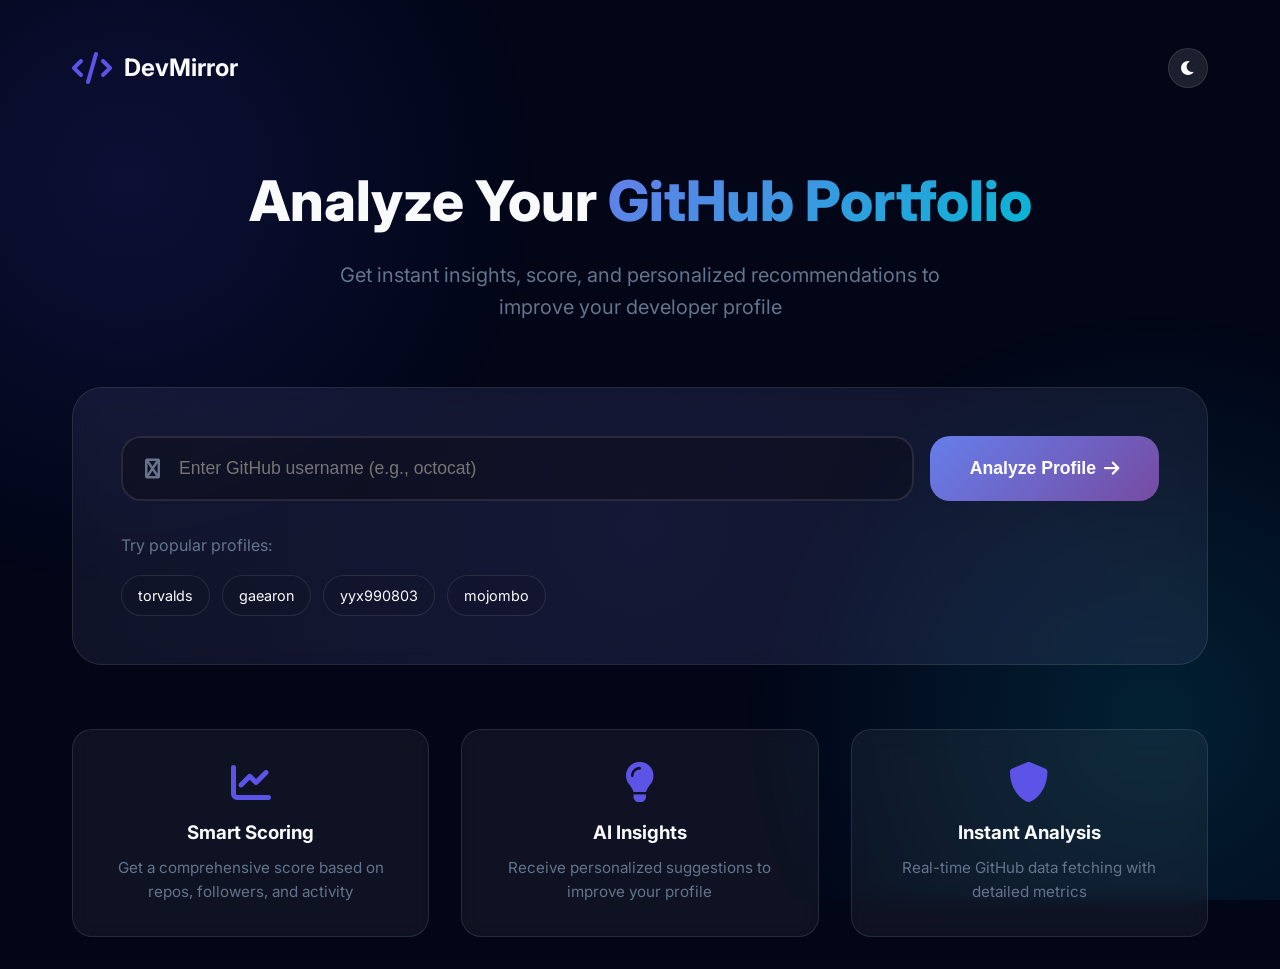
<file: index.html>
<!DOCTYPE html>
<html lang="en">
<head>
    <meta charset="UTF-8">
    <meta name="viewport" content="width=device-width, initial-scale=1.0">
    <title> GitHub Portfolio Analyzer</title>
    <link rel="stylesheet" href="style.css">
    <link href="https://fonts.googleapis.com/css2?family=Inter:wght@400;500;600;700&display=swap" rel="stylesheet">
    <link rel="stylesheet" href="https://cdnjs.cloudflare.com/ajax/libs/font-awesome/6.0.0/css/all.min.css">
</head>
<body class="home">
    <!-- Animated Background -->
    <div class="gradient-bg"></div>
    
    <div class="container">
        <!-- Header with Logo -->
        <div class="header">
            <div class="logo">
                <i class="fas fa-code"></i>
                <span>DevMirror <span class="highlight"></span></span>
            </div>
            <div class="theme-toggle">
                <i class="fas fa-moon"></i>
            </div>
        </div>

        <!-- Hero Section -->
        <div class="hero">
            <div class="hero-content">
                <h1 class="animate-text">
                    Analyze Your <span class="gradient-text">GitHub Portfolio</span>
                </h1>
                <p class="subtitle">Get instant insights, score, and personalized recommendations to improve your developer profile</p>
            </div>
        </div>

        <!-- Main Card -->
        <div class="analyzer-card">
            <div class="card-glow"></div>
            <div class="card-content">
                <div class="input-group">
                    <i class="fas fa-github input-icon"></i>
                    <input 
                        type="text" 
                        id="username" 
                        placeholder="Enter GitHub username (e.g., octocat)"
                        autocomplete="off"
                    >
                    <button onclick="goToResult()" id="analyze-btn">
                        <span>Analyze Profile</span>
                        <i class="fas fa-arrow-right"></i>
                    </button>
                </div>

                <!-- Quick Examples -->
                <div class="examples">
                    <p class="examples-label">Try popular profiles:</p>
                    <div class="example-tags">
                        <span onclick="fillUsername('torvalds')">torvalds</span>
                        <span onclick="fillUsername('gaearon')">gaearon</span>
                        <span onclick="fillUsername('yyx990803')">yyx990803</span>
                        <span onclick="fillUsername('mojombo')">mojombo</span>
                    </div>
                </div>
            </div>
        </div>

        <!-- Features Section -->
        <div class="features">
            <div class="feature">
                <i class="fas fa-chart-line"></i>
                <h3>Smart Scoring</h3>
                <p>Get a comprehensive score based on repos, followers, and activity</p>
            </div>
            <div class="feature">
                <i class="fas fa-lightbulb"></i>
                <h3>AI Insights</h3>
                <p>Receive personalized suggestions to improve your profile</p>
            </div>
            <div class="feature">
                <i class="fas fa-shield-alt"></i>
                <h3>Instant Analysis</h3>
                <p>Real-time GitHub data fetching with detailed metrics</p>
            </div>
        </div>
    </div>

    <script>
        function goToResult() {
            let username = document.getElementById("username").value.trim();
            
            if (username === "") {
                showToast("Please enter a GitHub username", "error");
                return;
            }

            // Show loading state
            const btn = document.getElementById("analyze-btn");
            btn.innerHTML = '<i class="fas fa-spinner fa-spin"></i> Analyzing...';
            btn.disabled = true;

            // Store username and redirect
            localStorage.setItem("githubUser", username);
            
            // Simulate slight delay for better UX
            setTimeout(() => {
                window.location.href = "result.html";
            }, 500);
        }

        function fillUsername(username) {
            document.getElementById("username").value = username;
        }

        function showToast(message, type) {
            // Simple alert for now - can be enhanced with custom toast
            alert(message);
        }

        // Theme toggle
        document.querySelector('.theme-toggle').addEventListener('click', function() {
            document.body.classList.toggle('light-theme');
            const icon = this.querySelector('i');
            if (document.body.classList.contains('light-theme')) {
                icon.className = 'fas fa-sun';
            } else {
                icon.className = 'fas fa-moon';
            }
        });
    </script>
</body>
</html>
</file>
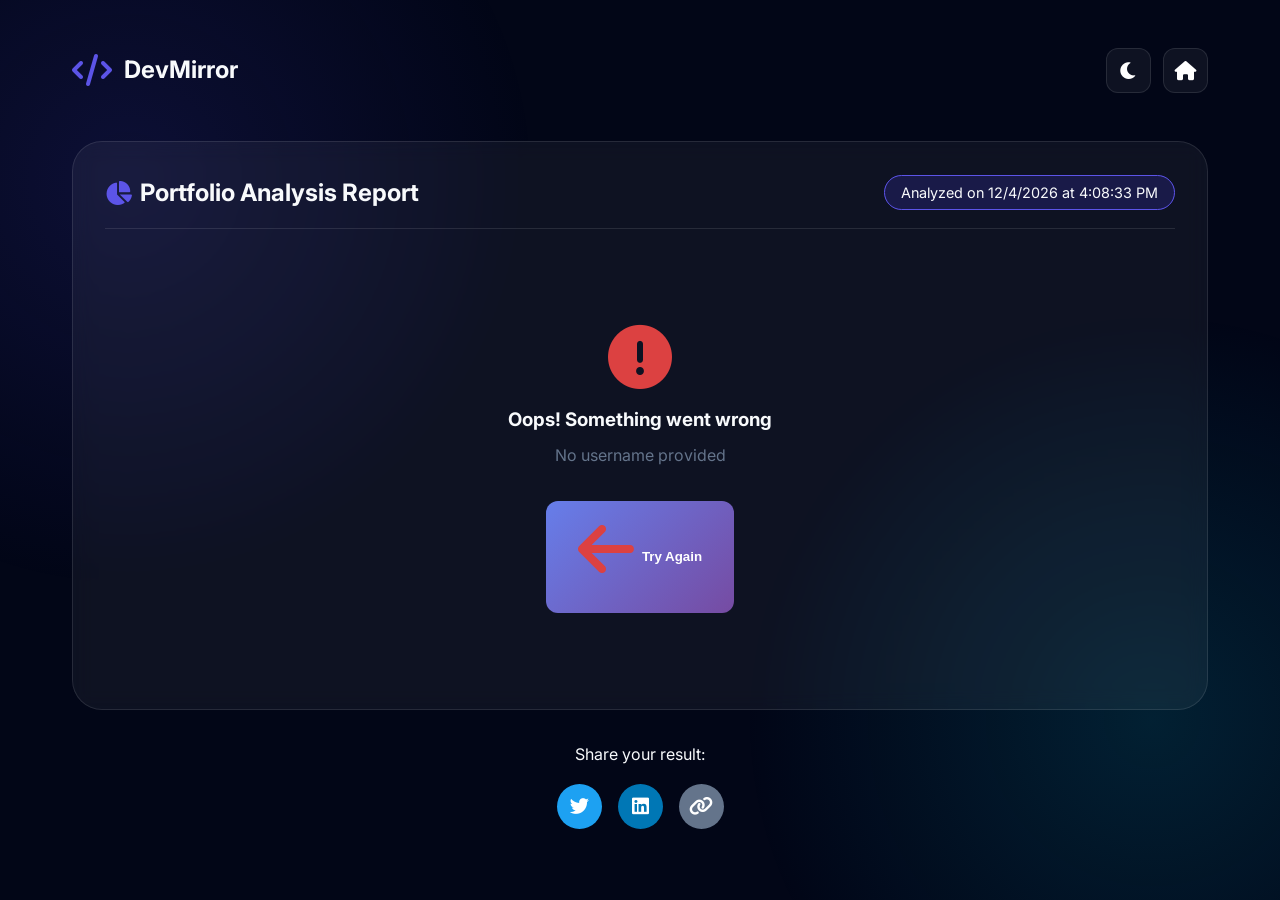
<file: result.html>
<!DOCTYPE html>
<html lang="en">
<head>
    <meta charset="UTF-8">
    <meta name="viewport" content="width=device-width, initial-scale=1.0">
    <title>Analysis Result - DevMirror </title>
    <link rel="stylesheet" href="style.css">
    <link href="https://fonts.googleapis.com/css2?family=Inter:wght@400;500;600;700&display=swap" rel="stylesheet">
    <link rel="stylesheet" href="https://cdnjs.cloudflare.com/ajax/libs/font-awesome/6.0.0/css/all.min.css">
</head>
<body class="result-page">
    <div class="gradient-bg"></div>

    <div class="container">
        <!-- Header -->
        <div class="header">
            <div class="logo" onclick="goBack()" style="cursor: pointer;">
                <i class="fas fa-code"></i>
                <span>DevMirror <span class="highlight"></span></span>
            </div>
            <div class="header-actions">
                <button class="icon-btn" onclick="toggleDark()" id="themeToggle">
                    <i class="fas fa-moon"></i>
                </button>
                <button class="icon-btn" onclick="goBack()">
                    <i class="fas fa-home"></i>
                </button>
            </div>
        </div>

        <!-- Main Result Card -->
        <div class="result-card">
            <div class="result-header">
                <h2><i class="fas fa-chart-pie"></i> Portfolio Analysis Report</h2>
                <div class="result-meta">
                    <span class="badge" id="analysisDate"></span>
                </div>
            </div>

            <!-- Loading State -->
            <div id="loadingState" class="loading-state">
                <div class="spinner"></div>
                <p>Fetching GitHub data...</p>
                <small>This may take a few seconds</small>
            </div>

            <!-- Result Content -->
            <div id="result" style="display: none;"></div>

            <!-- Error State -->
            <div id="errorState" class="error-state" style="display: none;">
                <i class="fas fa-exclamation-circle"></i>
                <h3>Oops! Something went wrong</h3>
                <p id="errorMessage"></p>
                <button onclick="goBack()" class="primary-btn">
                    <i class="fas fa-arrow-left"></i> Try Again
                </button>
            </div>
        </div>

        <!-- Share Section -->
        <div class="share-section">
            <p>Share your result:</p>
            <div class="share-buttons">
                <button class="share-btn twitter" onclick="shareOnTwitter()">
                    <i class="fab fa-twitter"></i>
                </button>
                <button class="share-btn linkedin" onclick="shareOnLinkedIn()">
                    <i class="fab fa-linkedin"></i>
                </button>
                <button class="share-btn copy" onclick="copyLink()">
                    <i class="fas fa-link"></i>
                </button>
            </div>
        </div>
    </div>

    <script src="result.js"></script>
</body>
</html>
</file>
<file: style.css>
* {
    margin: 0;
    padding: 0;
    box-sizing: border-box;
}

:root {
    --primary: #5c54e7;
    --primary-dark: #3f32cf;
    --primary-light: #7a87fa;
    --secondary: #0a9ab3;
    --accent: #8b5cf6;
    --success: #1cbd88;
    --warning: #f59e0b;
    --danger: #dc4141;
    --dark: #0f172a;
    --darker: #020617;
    --light: #f8fafc;
    --gray: #64748b;
    --gray-light: #eef1f4;
    --gradient-1: linear-gradient(135deg, #667eea 0%, #764ba2 100%);
    --gradient-2: linear-gradient(135deg, #6b73ff 0%, #000dff 100%);
    --gradient-3: linear-gradient(135deg, #667eea 0%, #06b6d4 100%);
}

body {
    font-family: 'Inter', sans-serif;
    background: var(--darker);
    color: var(--light);
    min-height: 100vh;
    line-height: 1.6;
    position: relative;
    overflow-x: hidden;
    transition: background-color 0.3s, color 0.3s;
}

/* Light Theme */
body.light-theme {
    background: #ecedef;
    color: var(--dark);
}

body.light-theme .container,
body.light-theme .analyzer-card,
body.light-theme .result-card,
body.light-theme .feature {
    background: white;
    color: var(--dark);
    box-shadow: 0 20px 40px rgba(0,0,0,0.08);
}

body.light-theme input {
    background: var(--gray-light);
    color: var(--dark);
}

body.light-theme .box {
    background: #f8fafc;
    border: 1px solid var(--gray-light);
}

body.light-theme .box p {
    color: var(--dark);
}

/* Animated Background */
.gradient-bg {
    position: fixed;
    top: 0;
    left: 0;
    width: 100%;
    height: 100%;
    background: radial-gradient(circle at 10% 20%, rgba(79, 70, 229, 0.15) 0%, transparent 30%),
                radial-gradient(circle at 90% 80%, rgba(6, 182, 212, 0.15) 0%, transparent 30%);
    z-index: -1;
    animation: gradientShift 15s ease infinite;
}

@keyframes gradientShift {
    0%, 100% { opacity: 0.5; }
    50% { opacity: 1; }
}

.container {
    max-width: 1200px;
    margin: 0 auto;
    padding: 2rem;
    position: relative;
    z-index: 1;
}

/* Header Styles */
.header {
    display: flex;
    justify-content: space-between;
    align-items: center;
    padding: 1rem 0;
    margin-bottom: 2rem;
}

.logo {
    display: flex;
    align-items: center;
    gap: 0.75rem;
    font-size: 1.5rem;
    font-weight: 700;
}

.logo i {
    color: var(--primary);
    font-size: 2rem;
}

.highlight {
    color: var(--primary);
    background: linear-gradient(135deg, var(--primary), var(--secondary));
    -webkit-background-clip: text;
    -webkit-text-fill-color: transparent;
    background-clip: text;
}

.theme-toggle {
    width: 40px;
    height: 40px;
    border-radius: 50%;
    background: rgba(255,255,255,0.1);
    display: flex;
    align-items: center;
    justify-content: center;
    cursor: pointer;
    transition: all 0.3s;
    border: 1px solid rgba(255,255,255,0.1);
}

.theme-toggle:hover {
    background: rgba(255,255,255,0.2);
    transform: rotate(45deg);
}

/* Hero Section */
.hero {
    text-align: center;
    margin: 4rem 0;
}

.hero h1 {
    font-size: 3.5rem;
    font-weight: 800;
    line-height: 1.2;
    margin-bottom: 1.5rem;
    animation: fadeInUp 0.8s ease;
}

.gradient-text {
    background: var(--gradient-3);
    -webkit-background-clip: text;
    -webkit-text-fill-color: transparent;
    background-clip: text;
}

.subtitle {
    font-size: 1.25rem;
    color: var(--gray);
    max-width: 600px;
    margin: 0 auto;
}

/* Analyzer Card */
.analyzer-card {
    background: rgba(255,255,255,0.05);
    backdrop-filter: blur(10px);
    border: 1px solid rgba(255,255,255,0.1);
    border-radius: 30px;
    padding: 3rem;
    margin: 3rem 0;
    position: relative;
    overflow: hidden;
    animation: fadeInUp 1s ease 0.2s both;
}

.card-glow {
    position: absolute;
    top: -50%;
    left: -50%;
    width: 200%;
    height: 200%;
    background: radial-gradient(circle, rgba(79,70,229,0.1) 0%, transparent 70%);
    animation: rotate 20s linear infinite;
}

@keyframes rotate {
    from { transform: rotate(0deg); }
    to { transform: rotate(360deg); }
}

.card-content {
    position: relative;
    z-index: 1;
}

.input-group {
    display: flex;
    gap: 1rem;
    position: relative;
}

.input-icon {
    position: absolute;
    left: 1.5rem;
    top: 50%;
    transform: translateY(-50%);
    color: var(--gray);
    font-size: 1.25rem;
}

.input-group input {
    flex: 1;
    padding: 1.25rem 1.25rem 1.25rem 3.5rem;
    border: 2px solid rgba(255,255,255,0.1);
    background: rgba(7, 7, 7, 0.3);
    border-radius: 20px;
    font-size: 1.1rem;
    color: rgb(215, 215, 215);
    transition: all 0.3s;
}

.input-group input:focus {
    outline: none;
    border-color: var(--primary);
    box-shadow: 0 0 0 4px rgba(72, 65, 212, 0.2);
}

.input-group button {
    padding: 1.25rem 2.5rem;
    background: var(--gradient-1);
    border: none;
    border-radius: 20px;
    color: rgb(255, 255, 255);
    font-weight: 600;
    font-size: 1.1rem;
    cursor: pointer;
    transition: all 0.3s;
    display: flex;
    align-items: center;
    gap: 0.5rem;
    white-space: nowrap;
}

.input-group button:hover {
    transform: translateY(-2px);
    box-shadow: 0 10px 30px rgba(79,70,229,0.4);
}

.input-group button:disabled {
    opacity: 0.7;
    cursor: not-allowed;
    transform: none;
}

/* Examples Tags */
.examples {
    margin-top: 2rem;
}

.examples-label {
    color: var(--gray);
    margin-bottom: 1rem;
}

.example-tags {
    display: flex;
    gap: 0.75rem;
    flex-wrap: wrap;
}

.example-tags span {
    padding: 0.5rem 1rem;
    background: rgba(11, 7, 7, 0.05);
    border: 1px solid rgba(255,255,255,0.1);
    border-radius: 50px;
    font-size: 0.9rem;
    cursor: pointer;
    transition: all 0.3s;
}

.example-tags span:hover {
    background: var(--primary);
    transform: translateY(-2px);
}

/* Features */
.features {
    display: grid;
    grid-template-columns: repeat(3, 1fr);
    gap: 2rem;
    margin-top: 4rem;
}

.feature {
    text-align: center;
    padding: 2rem;
    background: rgba(255,255,255,0.05);
    border-radius: 20px;
    backdrop-filter: blur(10px);
    border: 1px solid rgba(255,255,255,0.1);
    transition: all 0.3s;
}

.feature:hover {
    transform: translateY(-5px);
    border-color: var(--primary);
}

.feature i {
    font-size: 2.5rem;
    color: var(--primary);
    margin-bottom: 1rem;
}

.feature h3 {
    margin-bottom: 0.5rem;
}

.feature p {
    color: var(--gray);
    font-size: 0.95rem;
}

/* Result Page Styles */
.result-card {
    background: rgba(255,255,255,0.05);
    backdrop-filter: blur(10px);
    border: 1px solid rgba(255,255,255,0.1);
    border-radius: 30px;
    padding: 2rem;
    margin: 2rem 0;
}

.result-header {
    display: flex;
    justify-content: space-between;
    align-items: center;
    margin-bottom: 2rem;
    padding-bottom: 1rem;
    border-bottom: 1px solid rgba(255,255,255,0.1);
}

.result-header h2 {
    display: flex;
    align-items: center;
    gap: 0.5rem;
}

.result-header h2 i {
    color: var(--primary);
}

.badge {
    padding: 0.5rem 1rem;
    background: rgba(70, 62, 226, 0.2);
    border: 1px solid var(--primary);
    border-radius: 50px;
    font-size: 0.9rem;
}

/* Card Grid */
.card-grid {
    display: grid;
    grid-template-columns: 300px 1fr;
    gap: 2rem;
}

/* Profile Card */
.profile-card {
    background: rgba(7, 0, 0, 0.2);
    border-radius: 20px;
    padding: 2rem;
    text-align: center;
    border: 1px solid rgba(255,255,255,0.1);
}

.profile-card img {
    width: 120px;
    height: 120px;
    border-radius: 50%;
    border: 4px solid var(--primary);
    margin-bottom: 1rem;
}

.profile-card h2 {
    font-size: 1.5rem;
    margin-bottom: 0.5rem;
}

.profile-bio {
    color: var(--gray);
    font-size: 0.95rem;
    margin: 1rem 0;
    padding: 1rem;
    background: rgba(9, 6, 6, 0.2);
    border-radius: 10px;
}

.profile-stats {
    display: grid;
    grid-template-columns: 1fr 1fr;
    gap: 1rem;
    margin-top: 1rem;
}

.stat {
    padding: 1rem;
    background: rgba(79,70,229,0.1);
    border-radius: 10px;
}

.stat-value {
    font-size: 1.5rem;
    font-weight: 700;
    color: var(--primary);
}

.stat-label {
    font-size: 0.85rem;
    color: var(--gray);
}

/* Metrics Section */
.metrics-section {
    display: flex;
    flex-direction: column;
    gap: 1.5rem;
}

.metric-card {
    background: rgba(0,0,0,0.2);
    border-radius: 20px;
    padding: 1.5rem;
    border: 1px solid rgba(255,255,255,0.1);
}

.metric-header {
    display: flex;
    align-items: center;
    gap: 0.5rem;
    margin-bottom: 1rem;
    color: var(--primary);
}

/* Progress Bar */
.progress-container {
    margin: 1rem 0;
}

.progress-label {
    display: flex;
    justify-content: space-between;
    margin-bottom: 0.5rem;
}

.progress-bar {
    height: 10px;
    background: rgba(255,255,255,0.1);
    border-radius: 10px;
    overflow: hidden;
}

.progress-fill {
    height: 100%;
    background: var(--gradient-1);
    border-radius: 10px;
    transition: width 1s ease;
    display: flex;
    align-items: center;
    justify-content: flex-end;
    padding-right: 0.5rem;
    font-size: 0.8rem;
    color: white;
}

/* Suggestions List */
.suggestions-list {
    list-style: none;
}

.suggestions-list li {
    display: flex;
    align-items: center;
    gap: 0.5rem;
    padding: 0.75rem 0;
    border-bottom: 1px solid rgba(255,255,255,0.1);
}

.suggestions-list li:last-child {
    border-bottom: none;
}

.suggestions-list i {
    color: var(--warning);
}

/* Repositories Grid */
.repos-grid {
    display: grid;
    grid-template-columns: repeat(auto-fill, minmax(250px, 1fr));
    gap: 1rem;
    margin-top: 1rem;
}

.repo-item {
    padding: 1rem;
    background: rgba(0,0,0,0.2);
    border-radius: 10px;
    border: 1px solid rgba(255,255,255,0.1);
    transition: all 0.3s;
}

.repo-item:hover {
    transform: translateY(-2px);
    border-color: var(--primary);
}

.repo-name {
    font-weight: 600;
    margin-bottom: 0.5rem;
    color: var(--primary);
}

.repo-stats {
    display: flex;
    gap: 1rem;
    font-size: 0.9rem;
    color: var(--gray);
}

.repo-stats i {
    margin-right: 0.25rem;
}

/* Loading State */
.loading-state {
    text-align: center;
    padding: 4rem;
}

.spinner {
    width: 50px;
    height: 50px;
    border: 3px solid rgba(79,70,229,0.2);
    border-top-color: var(--primary);
    border-radius: 50%;
    animation: spin 1s linear infinite;
    margin: 0 auto 1rem;
}

@keyframes spin {
    to { transform: rotate(360deg); }
}

/* Error State */
.error-state {
    text-align: center;
    padding: 4rem;
}

.error-state i {
    font-size: 4rem;
    color: var(--danger);
    margin-bottom: 1rem;
}

.error-state h3 {
    margin-bottom: 0.5rem;
}

.error-state p {
    color: var(--gray);
    margin-bottom: 2rem;
}

/* Share Section */
.share-section {
    text-align: center;
    margin-top: 2rem;
}

.share-buttons {
    display: flex;
    gap: 1rem;
    justify-content: center;
    margin-top: 1rem;
}

.share-btn {
    width: 45px;
    height: 45px;
    border-radius: 50%;
    border: none;
    cursor: pointer;
    transition: all 0.3s;
    display: flex;
    align-items: center;
    justify-content: center;
    font-size: 1.2rem;
}

.share-btn.twitter {
    background: #1DA1F2;
    color: white;
}

.share-btn.linkedin {
    background: #0077B5;
    color: white;
}

.share-btn.copy {
    background: var(--gray);
    color: white;
}

.share-btn:hover {
    transform: translateY(-3px);
    box-shadow: 0 10px 20px rgba(0,0,0,0.2);
}

/* Header Actions */
.header-actions {
    display: flex;
    gap: 0.75rem;
}

.icon-btn {
    width: 45px;
    height: 45px;
    border-radius: 12px;
    border: 1px solid rgba(255,255,255,0.1);
    background: rgba(255,255,255,0.05);
    color: white;
    cursor: pointer;
    transition: all 0.3s;
    display: flex;
    align-items: center;
    justify-content: center;
    font-size: 1.2rem;
}

.icon-btn:hover {
    background: var(--primary);
    transform: translateY(-2px);
}

/* Primary Button */
.primary-btn {
    padding: 1rem 2rem;
    background: var(--gradient-1);
    border: none;
    border-radius: 12px;
    color: white;
    font-weight: 600;
    cursor: pointer;
    transition: all 0.3s;
    display: inline-flex;
    align-items: center;
    gap: 0.5rem;
}

.primary-btn:hover {
    transform: translateY(-2px);
    box-shadow: 0 10px 30px rgba(79,70,229,0.4);
}

/* Animations */
@keyframes fadeInUp {
    from {
        opacity: 0;
        transform: translateY(30px);
    }
    to {
        opacity: 1;
        transform: translateY(0);
    }
}

@keyframes pulse {
    0%, 100% { opacity: 1; }
    50% { opacity: 0.5; }
}

/* Responsive Design */
@media (max-width: 968px) {
    .hero h1 {
        font-size: 2.5rem;
    }
    
    .features {
        grid-template-columns: repeat(2, 1fr);
    }
    
    .card-grid {
        grid-template-columns: 1fr;
    }
}

@media (max-width: 768px) {
    .container {
        padding: 1rem;
    }
    
    .hero h1 {
        font-size: 2rem;
    }
    
    .input-group {
        flex-direction: column;
    }
    
    .input-group button {
        width: 100%;
        justify-content: center;
    }
    
    .features {
        grid-template-columns: 1fr;
    }
    
    .analyzer-card {
        padding: 1.5rem;
    }
    
    .result-header {
        flex-direction: column;
        gap: 1rem;
        align-items: flex-start;
    }
}

/* Utility Classes */
.text-center { text-align: center; }
.mt-2 { margin-top: 2rem; }
.mb-2 { margin-bottom: 2rem; }
.hidden { display: none; }
</file>
